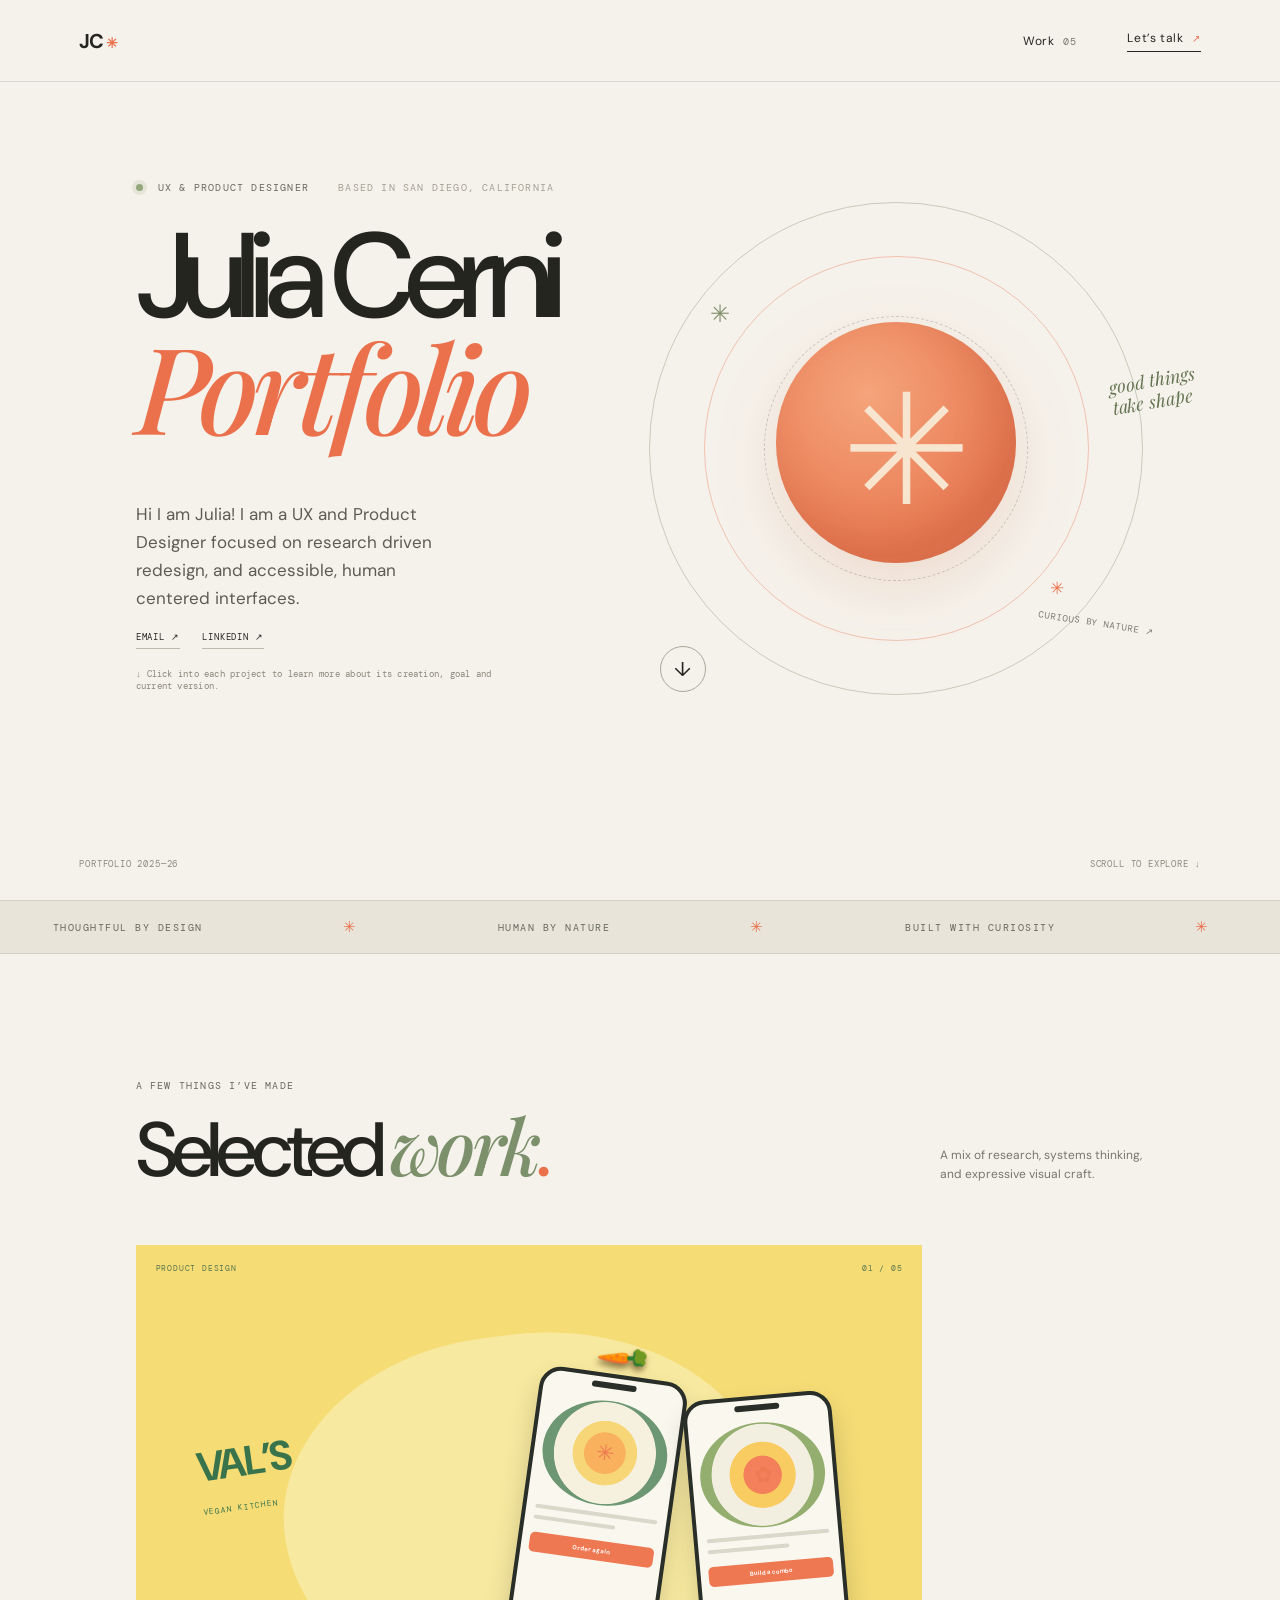
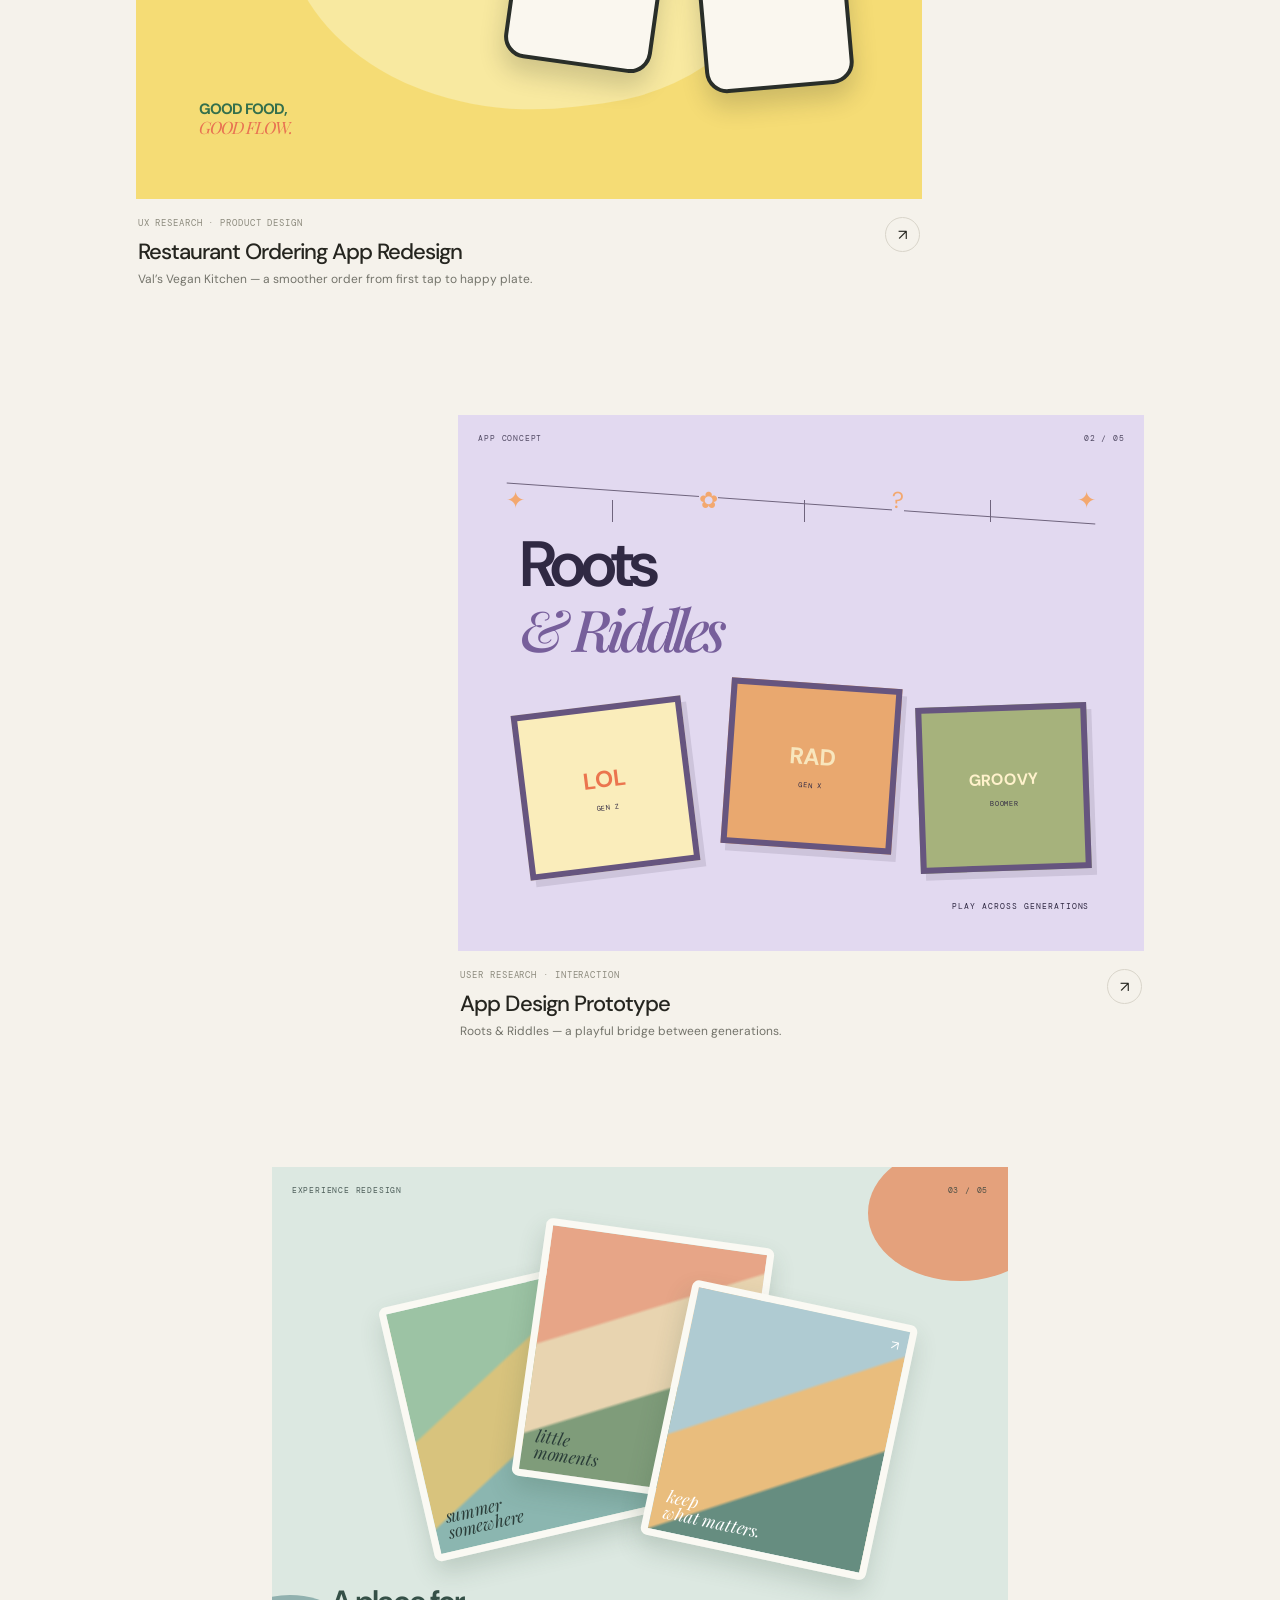
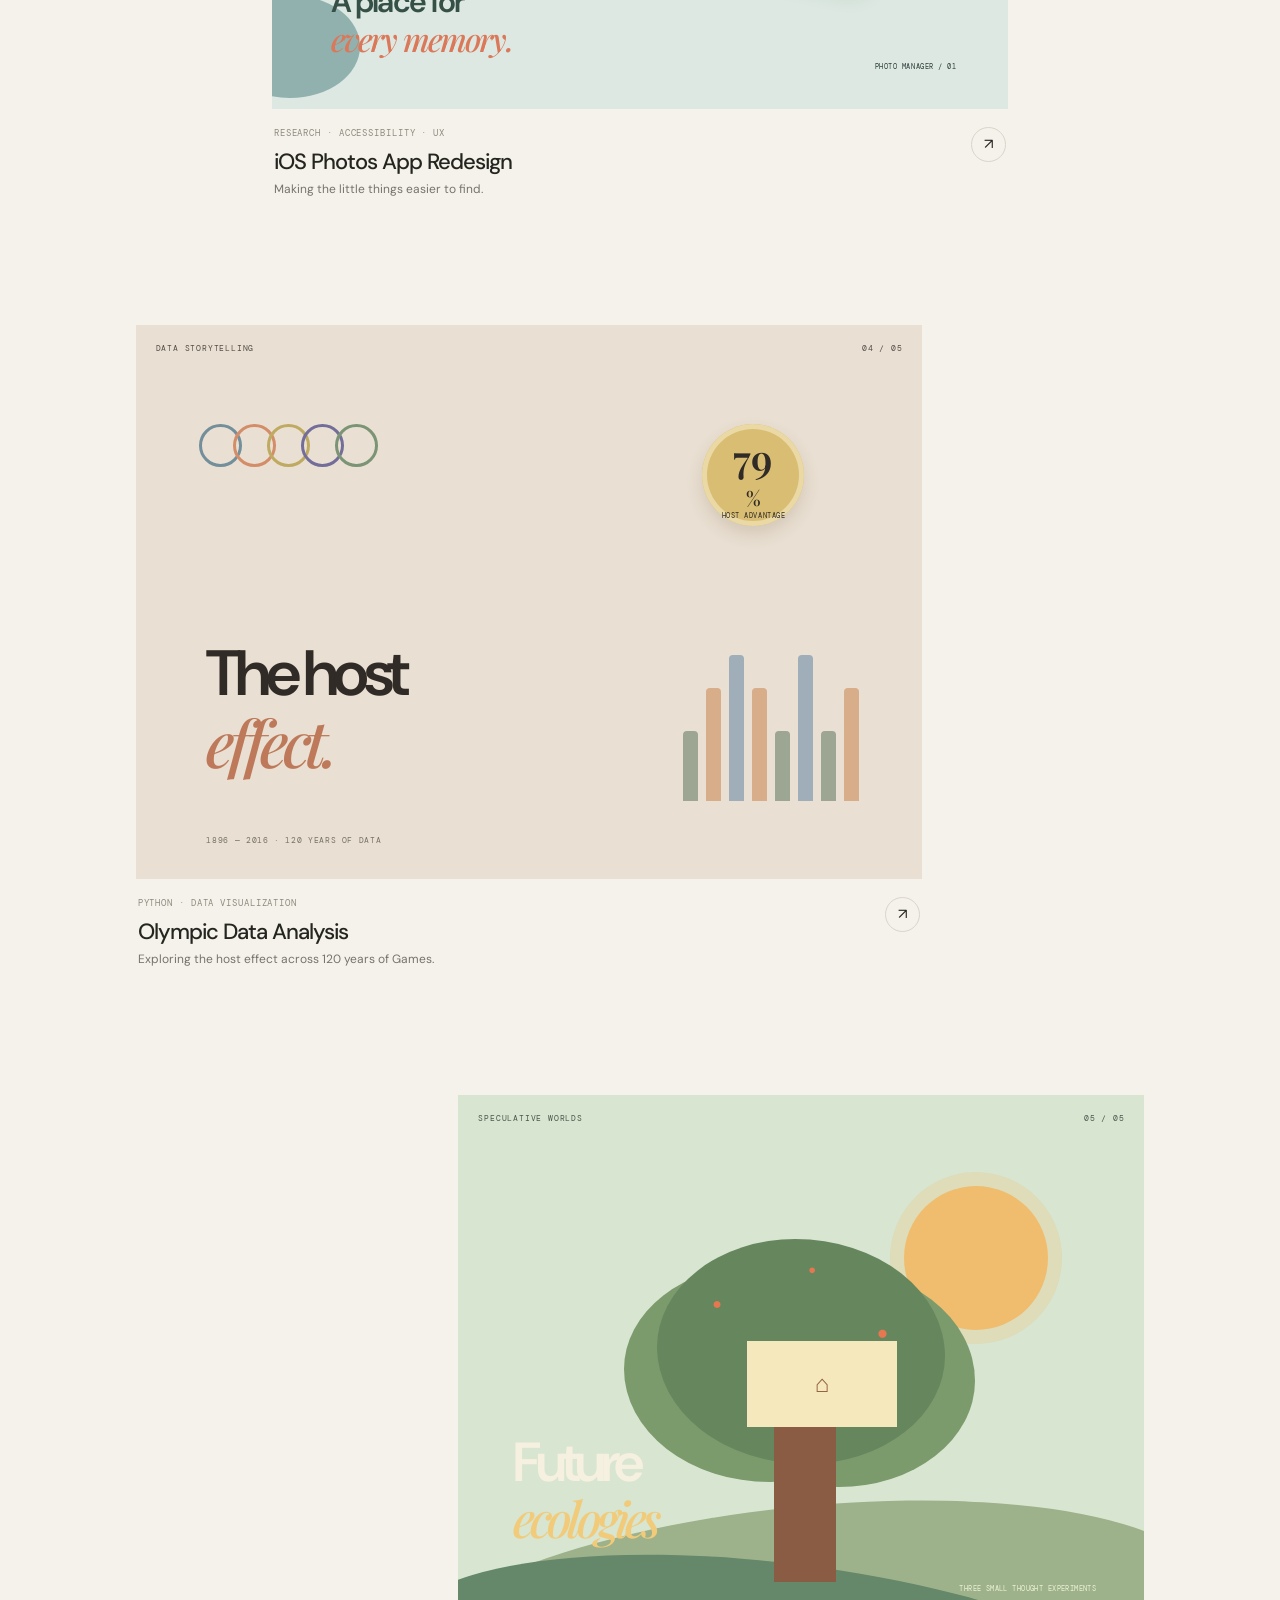
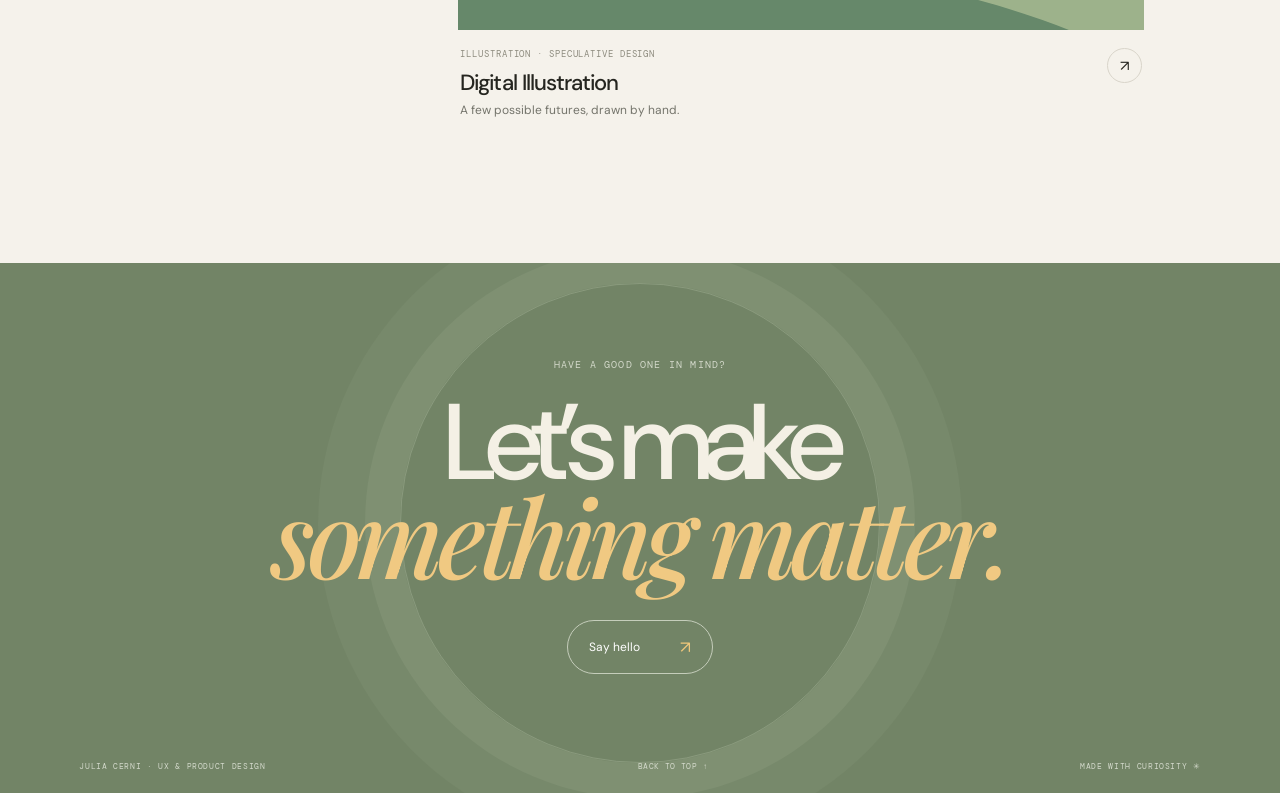
<file: index.html>
<!doctype html>
<html lang="en">
  <head>
    <meta charset="UTF-8" />
    <meta name="viewport" content="width=device-width, initial-scale=1.0" />
    <meta name="theme-color" content="#f5f2eb" />
    <meta name="description" content="Julia Cerni is a UX and product designer making thoughtful, human-centered digital experiences." />
    <title>Julia Cerni — UX & Product Designer</title>
    <link rel="preconnect" href="https://fonts.googleapis.com" />
    <link rel="preconnect" href="https://fonts.gstatic.com" crossorigin />
    <link href="https://fonts.googleapis.com/css2?family=DM+Mono:wght@400;500&family=DM+Sans:wght@400;500;600;700&family=Playfair+Display:ital,wght@0,500;0,600;1,500;1,600&display=swap" rel="stylesheet" />
    <link rel="stylesheet" href="styles.css" />
  </head>
  <body>
    <div class="site-shell">
      <!-- EDIT: Your initials, navigation labels, and links -->
      <header class="topbar">
        <a class="wordmark" href="#top" aria-label="Julia Cerni home">JC<span>✳</span></a>
        <nav class="main-nav" aria-label="Main navigation">
          <a href="#work">Work <span>05</span></a>
          <a class="nav-contact" href="mailto:jcerni@ucsd.edu?subject=Hello%20Julia">Let’s talk <span>↗</span></a>
        </nav>
      </header>

      <main id="top">
        <!-- EDIT: Intro headline and short bio -->
        <section class="hero" aria-labelledby="hero-title">
          <div class="hero-copy reveal">
            <p class="eyebrow"><span class="status-dot"></span> UX & PRODUCT DESIGNER <span class="eyebrow-place">BASED IN SAN DIEGO, CALIFORNIA</span></p>
            <h1 id="hero-title">Julia Cerni<br /><em>Portfolio</em></h1>
            <div class="hero-bottom">
              <div class="hero-intro-wrap">
                <p class="hero-intro">Hi I am Julia! I am a UX and Product Designer focused on research driven redesign, and accessible, human centered interfaces.</p>
                <div class="hero-contact-links"><a id="hero-email" href="mailto:jcerni@ucsd.edu">EMAIL ↗</a><a id="hero-linkedin" href="https://www.linkedin.com/in/julia-cerni/" target="_blank" rel="noreferrer">LINKEDIN ↗</a></div>
                <p class="hero-hint">↓ Click into each project to learn more about its creation, goal and current version.</p>
              </div>
              <a class="round-link" href="#work" aria-label="Scroll to selected work">↓</a>
            </div>
          </div>
          <div class="hero-art" aria-hidden="true">
            <div class="hero-orbit orbit-one"></div>
            <div class="hero-orbit orbit-two"></div>
            <div class="hero-orbit orbit-three"></div>
            <div class="hero-sun"></div>
            <div class="hero-asterisk">✳</div>
            <div class="hero-note note-one">good things<br />take shape</div>
            <div class="hero-note note-two">CURIOUS BY NATURE ↗</div>
            <div class="hero-spark spark-one">✳</div>
            <div class="hero-spark spark-two">✳</div>
          </div>
          <div class="hero-index"><span>PORTFOLIO 2025—26</span><span>SCROLL TO EXPLORE ↓</span></div>
        </section>

        <div class="ticker" aria-label="Thoughtful by design, human by nature">
          <div class="ticker-track"><span>THOUGHTFUL BY DESIGN</span><i>✳</i><span>HUMAN BY NATURE</span><i>✳</i><span>BUILT WITH CURIOSITY</span><i>✳</i><span>THOUGHTFUL BY DESIGN</span><i>✳</i><span>HUMAN BY NATURE</span><i>✳</i><span>BUILT WITH CURIOSITY</span><i>✳</i></div>
        </div>

        <!-- EDIT: Project titles and card captions. Project detail copy lives in script.js. -->
        <section class="work-section section-pad" id="work">
          <div class="section-heading reveal">
            <div><p class="eyebrow">A FEW THINGS I’VE MADE</p><h2>Selected <em>work</em><span class="heading-period">.</span></h2></div>
            <p class="section-aside">A mix of research, systems thinking,<br />and expressive visual craft.</p>
          </div>
          <div class="project-grid">
            <article class="project-card reveal" data-project="restaurant" tabindex="0" role="button" aria-label="Open Val’s Vegan Kitchen case study">
              <div class="cover cover-restaurant">
                <video class="cover-preview-video" muted loop playsinline preload="none" aria-hidden="true" tabindex="-1"><source src="original-projects/Restaurant%20Ordering%20App%20Redesign/portfolio-video-vals.mp4" type="video/mp4"></video>
                <div class="cover-topline"><span>PRODUCT DESIGN</span><span>01 / 05</span></div>
                <div class="kitchen-stamp">VAL’S<br /><small>VEGAN KITCHEN</small></div>
                <div class="phone phone-a"><div class="phone-notch"></div><div class="food-dish"><span>✳</span></div><i></i><i></i><b>Order again</b></div>
                <div class="phone phone-b"><div class="phone-notch"></div><div class="food-dish dish-two"><span>✿</span></div><i></i><i></i><b>Build a combo</b></div>
                <div class="carrot">🥕</div>
                <div class="cover-caption">GOOD FOOD,<br /><em>GOOD FLOW.</em></div>
              </div>
              <div class="project-meta"><div><p class="project-kind">UX RESEARCH · PRODUCT DESIGN</p><h3>Restaurant Ordering App Redesign</h3><p class="project-subtitle">Val’s Vegan Kitchen — a smoother order from first tap to happy plate.</p></div><span class="project-arrow">↗</span></div>
            </article>

            <article class="project-card reveal" data-project="roots" tabindex="0" role="button" aria-label="Open Roots and Riddles case study">
              <div class="cover cover-roots">
                <video class="cover-preview-video" muted loop playsinline preload="none" aria-hidden="true" tabindex="-1"><source src="original-projects/App%20Design%20Prototype/prototype-walkthrough.mp4" type="video/mp4"></video>
                <div class="cover-topline"><span>APP CONCEPT</span><span>02 / 05</span></div>
                <div class="roots-title">Roots<br /><em>& Riddles</em></div>
                <div class="string-lights"><i>✦</i><b></b><i>✿</i><b></b><i>?</i><b></b><i>✦</i></div>
                <div class="frame frame-one"><span>LOL</span><small>GEN Z</small></div>
                <div class="frame frame-two"><span>RAD</span><small>GEN X</small></div>
                <div class="frame frame-three"><span>GROOVY</span><small>BOOMER</small></div>
                <p class="roots-foot">PLAY ACROSS GENERATIONS</p>
              </div>
              <div class="project-meta"><div><p class="project-kind">USER RESEARCH · INTERACTION</p><h3>App Design Prototype</h3><p class="project-subtitle">Roots & Riddles — a playful bridge between generations.</p></div><span class="project-arrow">↗</span></div>
            </article>

            <article class="project-card reveal" data-project="photos" tabindex="0" role="button" aria-label="Open iOS Photos redesign case study">
              <div class="cover cover-photos">
                <div class="cover-topline"><span>EXPERIENCE REDESIGN</span><span>03 / 05</span></div>
                <div class="photo-stack"><div class="photo-tile tile-back"><span>summer<br />somewhere</span></div><div class="photo-tile tile-mid"><span>little<br />moments</span></div><div class="photo-tile tile-front"><span>keep<br />what matters.</span><b>↗</b></div></div>
                <div class="photo-orb orb-peach"></div><div class="photo-orb orb-blue"></div>
                <div class="photos-title">A place for<br /><em>every memory.</em></div>
                <div class="photos-label">PHOTO MANAGER / 01</div>
              </div>
              <div class="project-meta"><div><p class="project-kind">RESEARCH · ACCESSIBILITY · UX</p><h3>iOS Photos App Redesign</h3><p class="project-subtitle">Making the little things easier to find.</p></div><span class="project-arrow">↗</span></div>
            </article>

            <article class="project-card reveal" data-project="olympics" tabindex="0" role="button" aria-label="Open Olympic Data Analysis case study">
              <div class="cover cover-olympics">
                <div class="cover-topline"><span>DATA STORYTELLING</span><span>04 / 05</span></div>
                <div class="olympic-rings"><i></i><i></i><i></i><i></i><i></i></div>
                <div class="medal med-gold">79<span>%</span><small>HOST ADVANTAGE</small></div>
                <div class="chart-bars"><i></i><i></i><i></i><i></i><i></i><i></i><i></i><i></i></div>
                <div class="olympics-title">The host<br /><em>effect.</em></div>
                <div class="olympics-foot">1896 — 2016 · 120 YEARS OF DATA</div>
              </div>
              <div class="project-meta"><div><p class="project-kind">PYTHON · DATA VISUALIZATION</p><h3>Olympic Data Analysis</h3><p class="project-subtitle">Exploring the host effect across 120 years of Games.</p></div><span class="project-arrow">↗</span></div>
            </article>

            <article class="project-card reveal" data-project="illustration" tabindex="0" role="button" aria-label="Open digital illustration case study">
              <div class="cover cover-illustration">
                <div class="cover-topline"><span>SPECULATIVE WORLDS</span><span>05 / 05</span></div>
                <div class="fruit-sun"></div><div class="fruit-tree"><div class="tree-top"></div><div class="tree-trunk"></div><div class="tree-house">⌂</div><i class="fruit fruit-one">●</i><i class="fruit fruit-two">●</i><i class="fruit fruit-three">●</i></div>
                <div class="hill hill-back"></div><div class="hill hill-front"></div>
                <div class="illustration-title">Future<br /><em>ecologies</em></div>
                <div class="illustration-foot">THREE SMALL THOUGHT EXPERIMENTS</div>
              </div>
              <div class="project-meta"><div><p class="project-kind">ILLUSTRATION · SPECULATIVE DESIGN</p><h3>Digital Illustration</h3><p class="project-subtitle">A few possible futures, drawn by hand.</p></div><span class="project-arrow">↗</span></div>
            </article>
          </div>
        </section>

        <!-- EDIT: Contact invitation and footer -->
        <section class="contact-section" id="contact">
          <div class="contact-orbit" aria-hidden="true"></div>
          <p class="eyebrow">HAVE A GOOD ONE IN MIND?</p>
          <h2>Let’s make<br /><em>something matter.</em></h2>
          <a href="mailto:jcerni@ucsd.edu?subject=Hello%20Julia" class="contact-button">Say hello <span>↗</span></a>
          <div class="contact-bottom"><span>JULIA CERNI · UX & PRODUCT DESIGN</span><a href="#top">BACK TO TOP ↑</a><span>MADE WITH CURIOSITY ✳</span></div>
        </section>
      </main>
    </div>

    <dialog class="project-dialog" aria-labelledby="dialog-title">
      <button class="dialog-close" aria-label="Close project details">×</button>
      <iframe class="project-frame" title="Project case study" loading="lazy"></iframe>
    </dialog>
    <script src="script.js"></script>
  </body>
</html>
</file>
<file: styles.css>
/* QUICK THEME EDITS: start here to change the palette or type. */
:root {
  --paper:#f5f2eb;
  --ink:#25251f;
  --muted:#77776d;
  --line:#d9d5ca;
  --orange:#eb714d;
  --green:#7c906b;
  --serif:'Playfair Display',Georgia,serif;
  --sans:'DM Sans',Arial,sans-serif;
  --mono:'DM Mono',monospace
}
* {
  box-sizing:border-box
}
html {
  scroll-behavior:smooth
}
body {
  margin:0;
  background:var(--paper);
  color:var(--ink);
  font-family:var(--sans);
  -webkit-font-smoothing:antialiased
}
.site-shell {
  overflow:hidden
}
.topbar {
  height:82px;
  padding:0 6.2vw;
  display:flex;
  align-items:center;
  justify-content:space-between;
  border-bottom:1px solid rgba(37,37,31,.13);
  position:relative;
  z-index:3
}
.wordmark {
  font-weight:700;
  font-size:20px;
  letter-spacing:-1px;
  text-decoration:none;
  color:var(--ink)
}
.wordmark span {
  color:var(--orange);
  font-size:14px;
  margin-left:3px
}
.main-nav {
  display:flex;
  align-items:center;
  gap:clamp(24px,4vw,62px)
}
.main-nav a,.contact-bottom a {
  font-size:12px;
  letter-spacing:.05em;
  text-decoration:none;
  color:var(--ink)
}
.main-nav a span {
  color:var(--muted);
  font:10px var(--mono);
  margin-left:5px
}
.main-nav .nav-contact {
  border-bottom:1px solid var(--ink);
  padding-bottom:5px
}
.nav-contact span {
  color:var(--orange)!important
}
.hero {
  min-height:660px;
  height:min(840px,calc(100vh - 82px));
  position:relative;
  padding:11vh 10.6vw 0;
  display:flex;
  align-items:flex-start
}
.hero-copy {
  z-index:1;
  position:relative
}
.eyebrow {
  font:10px var(--mono);
  letter-spacing:.12em;
  color:#68685e;
  margin:0 0 28px
}
.status-dot {
  display:inline-block;
  width:7px;
  height:7px;
  border-radius:50%;
  background:#94a77c;
  margin-right:8px;
  box-shadow:0 0 0 4px rgba(148,167,124,.18)
}
.eyebrow-place {
  margin-left:22px;
  color:#a4a094
}
.hero h1 {
  font-size:clamp(68px,9.4vw,142px);
  line-height:.91;
  letter-spacing:-.085em;
  font-weight:500;
  margin:0;
  position:relative;
  z-index:1
}
.hero h1 em,.section-heading h2 em,.about-content h2 em,.contact-section h2 em {
  font-family:var(--serif);
  font-weight:500;
  letter-spacing:-.06em
}
.hero h1 em {
  color:var(--orange)
}
.hero-bottom {
  display:flex;
  align-items:flex-end;
  justify-content:space-between;
  width:min(570px,53vw);
  margin-top:50px
}
.hero-intro {
  font-size:17px;
  line-height:1.65;
  color:#5c5c53;
  max-width:335px;
  margin:0
}
.hero-intro-wrap {
  max-width:370px
}
.hero-contact-links {
  display:flex;
  gap:22px;
  margin-top:19px
}
.hero-contact-links a {
  color:var(--ink);
  text-decoration:none;
  font:9px var(--mono);
  letter-spacing:.1em;
  border-bottom:1px solid #bdb9ad;
  padding-bottom:5px
}
.hero-contact-links a:hover {
  color:var(--orange);
  border-color:var(--orange)
}
.hero-hint {
  margin:19px 0 0;
  color:#8a877b;
  font:9px var(--mono);
  letter-spacing:.025em
}
.round-link {
  border:1px solid #aaa69a;
  width:46px;
  height:46px;
  border-radius:50%;
  display:grid;
  place-items:center;
  text-decoration:none;
  color:var(--ink);
  font-size:20px;
  transition:background .25s,color .25s,transform .25s
}
.round-link:hover {
  background:var(--ink);
  color:var(--paper);
  transform:translateY(3px)
}
.hero-art {
  position:absolute;
  right:6.5vw;
  top:8%;
  width:min(47vw,650px);
  aspect-ratio:1;
  pointer-events:none
}
.hero-orbit {
  position:absolute;
  border:1px solid rgba(127,140,109,.38);
  border-radius:50%;
  inset:9%;
  animation:orbit-turn 42s linear infinite
}
.orbit-two {
  inset:18%;
  border-color:rgba(235,113,77,.38);
  animation-duration:34s;
  animation-direction:reverse
}
.orbit-three {
  inset:28%;
  border-style:dashed;
  border-color:rgba(37,37,31,.21);
  animation-duration:56s
}
.hero-sun {
  position:absolute;
  width:40%;
  height:40%;
  top:29%;
  left:30%;
  border-radius:50%;
  background:radial-gradient(circle at 38% 30%,#f5a47b,#e87952 70%);
  box-shadow:inset -18px -22px 42px rgba(150,63,40,.18),0 22px 65px rgba(214,127,91,.2);
  animation:breathe 6s ease-in-out infinite
}
.hero-asterisk {
  position:absolute;
  top:38%;
  left:41%;
  font-size:clamp(80px,12vw,170px);
  color:#f8e5cf;
  font-family:Georgia,serif;
  line-height:1;
  animation:slow-turn 24s linear infinite
}
.hero-note {
  position:absolute;
  font:italic 18px var(--serif);
  line-height:1.15;
  color:#657451;
  transform:rotate(-10deg)
}
.note-one {
  right:0;
  top:37%
}
.note-two {
  right:7%;
  bottom:20%;
  font:9px var(--mono);
  letter-spacing:.11em;
  color:#77776d;
  transform:rotate(9deg)
}
.hero-spark {
  position:absolute;
  color:#83926f
}
.spark-one {
  left:19%;
  top:25%;
  font-size:24px
}
.spark-two {
  right:22%;
  bottom:25%;
  color:var(--orange);
  font-size:17px
}
.hero-index {
  position:absolute;
  left:6.2vw;
  right:6.2vw;
  bottom:30px;
  display:flex;
  justify-content:space-between;
  color:#8c897e;
  font:9px var(--mono);
  letter-spacing:.09em
}
.ticker {
  overflow:hidden;
  background:#e8e4da;
  padding:16px 0;
  border-block:1px solid rgba(37,37,31,.1)
}
.ticker-track {
  display:flex;
  align-items:center;
  justify-content:space-around;
  gap:35px;
  white-space:nowrap;
  animation:ticker-move 36s linear infinite;
  width:max-content;
  min-width:200%;
  font:10px var(--mono);
  letter-spacing:.15em;
  color:#67675e
}
.ticker-track i {
  font-style:normal;
  color:var(--orange);
  font-size:15px
}
.section-pad {
  padding:125px 10.6vw
}
.work-section {
  padding-bottom:145px
}
.section-heading {
  display:flex;
  justify-content:space-between;
  align-items:flex-end;
  margin-bottom:57px
}
.section-heading .eyebrow {
  margin-bottom:15px
}
.section-heading h2,.about-content h2 {
  font-size:clamp(43px,6vw,78px);
  line-height:.98;
  letter-spacing:-.075em;
  font-weight:500;
  margin:0
}
.section-heading h2 em {
  color:var(--green)
}
.heading-period {
  color:var(--orange)
}
.section-aside {
  font-size:12px;
  color:#77776d;
  line-height:1.6;
  margin:0 2px 4px 0
}
.project-grid {
  display:flex;
  flex-direction:column;
  gap:clamp(70px,10vw,138px)
}
.project-card {
  min-width:0;
  outline:none;
  cursor:pointer
}
.project-card:nth-child(3n + 1) {
  align-self:flex-start;
  width:min(78%,900px)
}
.project-card:nth-child(3n + 2) {
  align-self:flex-end;
  width:min(68%,790px)
}
.project-card:nth-child(3n) {
  align-self:center;
  width:min(73%,850px)
}
.project-card:focus-visible .cover {
  outline:2px solid var(--orange);
  outline-offset:5px
}
.cover {
  height:auto;
  aspect-ratio:1.32;
  position:relative;
  overflow:hidden;
  isolation:isolate;
  transition:transform .45s cubic-bezier(.2,.7,.2,1);
  transform:translateZ(0)
}
.cover-preview-video {
  position:absolute;
  z-index:4;
  inset:0;
  display:block;
  width:100%;
  height:100%;
  object-fit:cover;
  object-position:center;
  background:#111;
  opacity:0;
  pointer-events:none;
  transition:opacity .3s ease
}
.cover.previewing .cover-preview-video { opacity:1 }
.project-card:hover .cover {
  transform:translateY(-5px)
}
.project-card:nth-child(3n + 1) .cover { aspect-ratio:1.42 }
.project-card:nth-child(3n + 2) .cover { aspect-ratio:1.28 }
.project-card:nth-child(3n) .cover { aspect-ratio:1.36 }
.cover-topline {
  position:absolute;
  top:18px;
  left:20px;
  right:20px;
  display:flex;
  justify-content:space-between;
  font:8px var(--mono);
  letter-spacing:.1em;
  z-index:2;
  opacity:.8
}
.project-meta {
  display:flex;
  justify-content:space-between;
  align-items:flex-start;
  padding:18px 2px 0
}
.project-kind {
  font:9px var(--mono);
  letter-spacing:.1em;
  color:#8d8b7e;
  margin:0 0 8px
}
.project-meta h3 {
  font-size:22px;
  font-weight:500;
  letter-spacing:-.045em;
  margin:0 0 5px
}
.project-subtitle {
  font-size:12px;
  color:#74746b;
  margin:0
}
.project-arrow {
  width:35px;
  height:35px;
  border:1px solid var(--line);
  border-radius:50%;
  display:grid;
  place-items:center;
  font-size:15px;
  transition:background .25s,color .25s,transform .25s
}
.project-card:hover .project-arrow {
  background:var(--ink);
  color:white;
  transform:rotate(45deg)
}

/* Bespoke vector cover art */
/* PROJECT COVER ART: each cover is drawn with simple CSS shapes and type. */
.cover-restaurant {
  background:#f5dc75;
  color:#315c46
}
.cover-restaurant:before {
  content:"";
  position:absolute;
  width:62%;
  height:68%;
  background:#f8e9a0;
  border-radius:48% 52% 42% 58%;
  left:19%;
  top:16%;
  transform:rotate(-7deg)
}
.kitchen-stamp {
  position:absolute;
  left:8%;
  top:36%;
  z-index:1;
  font:700 clamp(21px,3.2vw,46px) var(--sans);
  line-height:.82;
  letter-spacing:-.06em;
  transform:rotate(-8deg);
  color:#38734c
}
.kitchen-stamp small {
  font:8px var(--mono);
  letter-spacing:.1em
}
.phone {
  position:absolute;
  width:19%;
  height:53%;
  background:#faf7ef;
  border:4px solid #292e29;
  border-radius:22px;
  top:23%;
  box-shadow:0 14px 24px rgba(46,51,39,.2);
  padding:16px 8px 8px;
  z-index:2
}
.phone-a {
  right:32%;
  transform:rotate(8deg)
}
.phone-b {
  right:10%;
  top:27%;
  transform:rotate(-5deg)
}
.phone-notch {
  position:absolute;
  width:32%;
  height:6px;
  background:#292e29;
  border-radius:8px;
  top:5px;
  left:34%
}
.food-dish {
  height:40%;
  margin-top:7px;
  border-radius:50%;
  background:radial-gradient(circle,#f9b15d 0 25%,#f7d677 26% 39%,#f6f1de 40% 62%,#6d9672 63%);
  display:grid;
  place-items:center;
  color:#ef7952;
  font-size:22px
}
.dish-two {
  background:radial-gradient(circle,#f4805b 0 23%,#f9cc61 24% 40%,#f2efe0 41% 62%,#94ae70 63%)
}
.phone i {
  display:block;
  background:#d9d8cb;
  height:4px;
  border-radius:5px;
  margin:7px 1px
}
.phone i:nth-of-type(2) {
  width:65%
}
.phone b {
  display:block;
  margin-top:13px;
  background:#ee7852;
  border-radius:5px;
  color:white;
  text-align:center;
  font-size:6px;
  padding:6px 2px
}
.carrot {
  position:absolute;
  z-index:3;
  top:16%;
  right:35%;
  font-size:36px;
  transform:rotate(42deg);
  filter:drop-shadow(2px 4px 3px #8a7442)
}
.cover-caption {
  position:absolute;
  left:8%;
  bottom:11%;
  font:700 15px var(--sans);
  line-height:.91;
  letter-spacing:-.06em;
  z-index:2;
  color:#346f4c
}
.cover-caption em {
  font:italic 17px var(--serif);
  color:#e87252
}

.cover-roots {
  background:#e2d9f0;
  color:#302943
}
.roots-title {
  position:absolute;
  top:23%;
  left:9%;
  font-size:clamp(32px,5vw,65px);
  line-height:.8;
  letter-spacing:-.08em;
  font-weight:600;
  z-index:2
}
.roots-title em {
  font:italic 500 .9em var(--serif);
  color:#775f9b
}
.string-lights {
  position:absolute;
  top:13%;
  left:7%;
  right:7%;
  display:flex;
  justify-content:space-between;
  align-items:flex-start;
  color:#f3a86f;
  font-size:23px
}
.string-lights:before {
  content:"";
  position:absolute;
  border-top:1px solid #6f647d;
  width:100%;
  top:18px;
  transform:rotate(4deg)
}
.string-lights i {
  z-index:1;
  font-style:normal;
  background:#e2d9f0
}
.string-lights b {
  width:1px;
  height:22px;
  background:#6f647d;
  margin-top:15px
}
.frame {
  position:absolute;
  bottom:15%;
  width:25%;
  height:31%;
  background:#faedbb;
  border:6px solid #66557f;
  box-shadow:5px 7px 0 rgba(55,43,69,.12);
  display:flex;
  flex-direction:column;
  align-items:center;
  justify-content:center;
  transform:rotate(-7deg)
}
.frame span {
  font:700 23px var(--sans);
  color:#eb754e
}
.frame small {
  font:7px var(--mono);
  margin-top:9px;
  letter-spacing:.1em
}
.frame-one {
  left:9%
}
.frame-two {
  left:39%;
  bottom:19%;
  transform:rotate(4deg);
  background:#e9a86f
}
.frame-two span {
  color:#f8e6bd
}
.frame-three {
  right:8%;
  transform:rotate(-2deg);
  background:#a6b27c
}
.frame-three span {
  font-size:16px;
  color:#fff2cc
}
.roots-foot {
  position:absolute;
  bottom:6%;
  right:8%;
  font:8px var(--mono);
  letter-spacing:.12em
}

.cover-photos {
  background:#dce8e1;
  color:#2b3d39
}
.photo-stack {
  position:absolute;
  inset:12% 10% 14%;
  
}
.photo-tile {
  position:absolute;
  width:39%;
  height:65%;
  border:7px solid #faf9f3;
  border-radius:7px;
  box-shadow:0 12px 25px #324e3d30;
  display:flex;
  align-items:flex-end;
  padding:12px;
  font:italic 17px var(--serif);
  line-height:.95
}
.tile-back {
  left:10%;
  top:12%;
  transform:rotate(-13deg);
  background:linear-gradient(150deg,#9cc3a4 0 35%,#d8c37d 36% 59%,#8bb6b0 60%)
}
.tile-mid {
  left:31%;
  top:0;
  transform:rotate(8deg);
  background:linear-gradient(155deg,#e7a587 0 34%,#e8d4b0 35% 60%,#7f9c7a 61%)
}
.tile-front {
  right:7%;
  top:17%;
  transform:rotate(12deg);
  background:linear-gradient(150deg,#afcbd2 0 40%,#e9bd7d 41% 66%,#668d80 67%);
  color:#fff
}
.tile-front b {
  position:absolute;
  right:8px;
  top:8px;
  font:13px var(--sans)
}
.photos-title {
  position:absolute;
  bottom:9%;
  left:8%;
  font:600 clamp(17px,2.4vw,31px) var(--sans);
  line-height:.9;
  letter-spacing:-.06em;
  color:#355047
}
.photos-title em {
  font:italic 500 1.06em var(--serif);
  color:#db7859
}
.photos-label {
  position:absolute;
  right:7%;
  bottom:7%;
  font:7px var(--mono);
  letter-spacing:.08em
}
.photo-orb {
  position:absolute;
  border-radius:50%;
  z-index:-1
}
.orb-peach {
  width:25%;
  height:25%;
  right:-6%;
  top:-4%;
  background:#e4a17c
}
.orb-blue {
  width:19%;
  height:19%;
  left:-7%;
  bottom:2%;
  background:#91b1af
}

.cover-olympics {
  background:#e9dfd2;
  color:#302b26
}
.olympic-rings {
  position:absolute;
  top:18%;
  left:8%;
  display:flex
}
.olympic-rings i {
  display:block;
  width:43px;
  height:43px;
  border:3px solid #738f9b;
  border-radius:50%;
  margin-right:-9px
}
.olympic-rings i:nth-child(2) {
  border-color:#d48d69
}
.olympic-rings i:nth-child(3) {
  border-color:#bfaa62
}
.olympic-rings i:nth-child(4) {
  border-color:#736d9a
}
.olympic-rings i:nth-child(5) {
  border-color:#7b9475
}
.medal {
  position:absolute;
  right:15%;
  top:18%;
  width:102px;
  height:102px;
  border-radius:50%;
  background:#d8bd72;
  display:grid;
  place-content:center;
  text-align:center;
  font:600 40px var(--serif);
  box-shadow:inset 0 0 0 5px #ead9a5,0 8px 16px #7b674230;
  z-index:2
}
.medal span {
  font-size:20px
}
.medal small {
  font:7px var(--mono);
  letter-spacing:.08em
}
.chart-bars {
  position:absolute;
  bottom:14%;
  right:8%;
  height:30%;
  display:flex;
  align-items:end;
  gap:8px;
  opacity:.72
}
.chart-bars i {
  width:15px;
  background:#80917b;
  border-radius:4px 4px 0 0;
  height:42%
}
.chart-bars i:nth-child(2n) {
  height:68%;
  background:#d29a6d
}
.chart-bars i:nth-child(3n) {
  height:88%;
  background:#839caf
}
.olympics-title {
  position:absolute;
  left:9%;
  bottom:17%;
  font-size:clamp(34px,5vw,66px);
  font-weight:600;
  line-height:.79;
  letter-spacing:-.085em;
  z-index:1
}
.olympics-title em {
  font:italic 500 1em var(--serif);
  color:#bd7959
}
.olympics-foot {
  position:absolute;
  bottom:6%;
  left:9%;
  font:8px var(--mono);
  letter-spacing:.08em;
  color:#777267
}

.cover-illustration {
  background:#d7e5d1;
  color:#29352c
}
.fruit-sun {
  position:absolute;
  width:21%;
  aspect-ratio:1;
  border-radius:50%;
  background:#f0bd6f;
  right:14%;
  top:17%;
  box-shadow:0 0 0 14px #e9c98755
}
.hill {
  position:absolute;
  width:120%;
  height:47%;
  border-radius:50% 50% 0 0;
  left:-10%;
  bottom:-16%
}
.hill-back {
  background:#9db28b;
  transform:rotate(-6deg);
  bottom:-24%
}
.hill-front {
  background:#66886a;
  transform:rotate(8deg);
  bottom:-35%
}
.tree-top {
  position:absolute;
  z-index:1;
  width:42%;
  height:42%;
  border-radius:48% 52% 48% 52%;
  background:#66875d;
  left:29%;
  top:27%;
  box-shadow:-37px 22px 0 -4px #7c9b6c,32px 25px 0 -2px #7c9b6c
}
.tree-trunk {
  position:absolute;
  z-index:2;
  background:#895c43;
  width:9%;
  height:33%;
  left:46%;
  top:58%;
  border-radius:12px 12px 0 0
}
.tree-house {
  position:absolute;
  z-index:3;
  left:42%;
  top:46%;
  width:22%;
  height:16%;
  display:grid;
  place-items:center;
  background:#f4e8bc;
  color:#945f42;
  font-size:24px
}
.fruit-tree {
  position:absolute;
  inset:0;
  z-index:2
}
.fruit {
  position:absolute;
  color:#e77751;
  font-style:normal;
  z-index:4
}
.fruit-one {
  left:37%;
  top:37%
}
.fruit-two {
  left:61%;
  top:42%;
  font-size:19px
}
.fruit-three {
  left:51%;
  top:31%;
  font-size:13px
}
.illustration-title {
  position:absolute;
  left:8%;
  bottom:15%;
  font-size:clamp(31px,4.5vw,55px);
  line-height:.76;
  font-weight:600;
  letter-spacing:-.09em;
  z-index:4;
  color:#f5f0df
}
.illustration-title em {
  font:italic 500 .9em var(--serif);
  color:#f1cb79
}
.illustration-foot {
  position:absolute;
  z-index:4;
  right:7%;
  bottom:7%;
  font:7px var(--mono);
  letter-spacing:.06em;
  color:#edf1d7
}

.about-section {
  background:#e9e6dc;
  display:grid;
  grid-template-columns:.6fr 2fr;
  gap:4vw;
  align-items:start;
  padding-top:130px;
  padding-bottom:135px
}
.about-mark {
  width:88px;
  height:88px;
  border:1px solid #b9b5a9;
  border-radius:50%;
  display:grid;
  place-items:center;
  font-size:48px;
  color:var(--orange);
  animation:slow-turn 30s linear infinite
}
.about-content .eyebrow {
  margin-bottom:20px
}
.about-content h2 {
  font-size:clamp(43px,6vw,76px)
}
.about-content h2 em {
  color:#718464
}
.about-bottom {
  display:flex;
  align-items:flex-end;
  justify-content:space-between;
  gap:32px;
  margin-top:32px
}
.about-bottom p {
  max-width:420px;
  color:#65655b;
  font-size:14px;
  line-height:1.7;
  margin:0
}
.text-link {
  font:9px var(--mono);
  letter-spacing:.1em;
  text-decoration:none;
  color:var(--ink);
  border-bottom:1px solid #a5a194;
  padding-bottom:7px;
  white-space:nowrap
}
.text-link span {
  color:var(--orange);
  margin-left:10px
}
.contact-section {
  min-height:530px;
  background:#728466;
  color:#f4f0e5;
  text-align:center;
  position:relative;
  padding:95px 7vw 25px;
  overflow:hidden
}
.contact-section .eyebrow {
  color:#d2d8c9;
  margin-bottom:26px;
  position:relative;
  z-index:1
}
.contact-section h2 {
  position:relative;
  z-index:1;
  font-size:clamp(57px,8.4vw,110px);
  font-weight:500;
  letter-spacing:-.085em;
  line-height:.85;
  margin:0 auto 32px
}
.contact-section h2 em {
  color:#f0c982
}
.contact-button {
  display:inline-flex;
  gap:40px;
  align-items:center;
  border:1px solid #c5cdbb;
  border-radius:40px;
  padding:15px 21px;
  color:white;
  text-decoration:none;
  font-size:12px;
  position:relative;
  z-index:1;
  transition:background .2s,color .2s
}
.contact-button:hover {
  background:#f4f0e5;
  color:#3b4b35
}
.contact-button span {
  font-size:17px;
  color:#efc77b
}
.contact-orbit {
  position:absolute;
  width:480px;
  height:480px;
  border:1px solid #c1cdb34d;
  border-radius:50%;
  left:50%;
  top:49%;
  transform:translate(-50%,-50%);
  box-shadow:0 0 0 35px #c1cdb31a,0 0 0 82px #c1cdb310
}
.contact-bottom {
  position:absolute;
  bottom:22px;
  left:6.2vw;
  right:6.2vw;
  display:flex;
  justify-content:space-between;
  font:8px var(--mono);
  letter-spacing:.08em;
  color:#d3d9cb
}
.contact-bottom a {
  color:#d3d9cb;
  font:inherit
}

.project-dialog {
  position:relative;
  width:min(1080px,94vw);
  height:92vh;
  max-height:92vh;
  overflow:hidden;
  border:0;
  padding:0;
  background:var(--paper);
  color:var(--ink);
  box-shadow:0 20px 80px #13130f55
}
.project-dialog::backdrop {
  background:rgba(28,30,25,.67);
  backdrop-filter:blur(4px)
}
.dialog-close {
  position:absolute;
  top:12px;
  right:12px;
  z-index:5;
  margin:0;
  border:0;
  width:36px;
  height:36px;
  border-radius:50%;
  background:#f5f2ebdd;
  color:var(--ink);
  font-size:23px;
  cursor:pointer
}
.project-frame {
  display:block;
  width:100%;
  height:100%;
  border:0;
  background:var(--paper)
}
.reveal {
  opacity:0;
  transform:translateY(20px);
  transition:opacity .7s ease,transform .7s cubic-bezier(.2,.7,.2,1)
}
.reveal.is-visible {
  opacity:1;
  transform:translateY(0)
}

@keyframes orbit-turn {
  to {
    transform:rotate(360deg)
  }
  
}
@keyframes slow-turn {
  to {
    transform:rotate(360deg)
  }
  
}
@keyframes breathe {
  0%,100% {
    transform:scale(.97)
  }
  50% {
    transform:scale(1.04)
  }
  
}
@keyframes ticker-move {
  to {
    transform:translateX(-50%)
  }
  
}

@media(max-width:780px) {
  .topbar {
    height:70px;
    padding-inline:6vw
  }
  .main-nav {
    gap:20px
  }
  .main-nav a {
    font-size:11px
  }
  .hero {
    height:auto;
    min-height:740px;
    padding:11vh 7vw 120px;
    align-items:flex-start
  }
  .hero h1 {
    font-size:clamp(64px,13vw,105px)
  }
  .hero-art {
    width:75vw;
    right:-12vw;
    top:32%;
    opacity:.85
  }
  .hero-bottom {
    width:min(520px,82vw);
    margin-top:35px;
    align-items:flex-end
  }
  .hero-intro {
    max-width:270px;
    font-size:15px
  }
  .hero-intro-wrap { max-width:300px }
  .hero-index {
    left:7vw;
    right:7vw
  }
  .section-pad {
    padding:88px 7vw
  }
  .section-heading {
    align-items:flex-start;
    flex-direction:column;
    gap:17px;
    margin-bottom:38px
  }
  .section-aside br {
    display:none
  }
  .project-grid {
    gap:64px
  }
  .project-card:nth-child(3n + 1) { width:88% }
  .project-card:nth-child(3n + 2) { width:78% }
  .project-card:nth-child(3n) { width:82% }
  .cover {
    aspect-ratio:1.1
  }
  .project-meta h3 {
    font-size:18px
  }
  .project-subtitle {
    font-size:11px
  }
  .cover-topline {
    top:13px;
    left:13px;
    right:13px;
    font-size:7px
  }
  .about-section {
    grid-template-columns:1fr;
    gap:26px;
    padding-block:88px
  }
  .about-mark {
    width:62px;
    height:62px;
    font-size:34px
  }
  .about-bottom {
    align-items:flex-start;
    flex-direction:column
  }
  .contact-section {
    min-height:485px;
    padding-top:105px
  }
  .contact-bottom {
    left:5vw;
    right:5vw;
    font-size:7px
  }
}

@media(max-width:520px) {
  .wordmark {
    font-size:18px
  }
  .main-nav {
    gap:13px
  }
  .main-nav a {
    font-size:10px
  }
  .nav-contact {
    display:none!important
  }
  .hero {
    min-height:690px;
    padding-top:88px
  }
  .hero .eyebrow {
    font-size:8px
  }
  .eyebrow-place {
    margin-left:10px
  }
  .hero h1 {
    font-size:clamp(58px,14vw,78px)
  }
  .hero-art {
    width:92vw;
    right:-28vw;
    top:36%
  }
  .hero-bottom {
    width:100%;
    margin-top:30px
  }
  .hero-intro {
    max-width:235px;
    font-size:14px
  }
  .hero-intro-wrap { max-width:270px }
  .round-link {
    width:39px;
    height:39px;
    flex:none
  }
  .hero-index {
    font-size:7px
  }
  .section-heading h2,.about-content h2 {
    font-size:48px
  }
  .project-grid {
    gap:48px
  }
  .project-card:nth-child(n) {
    align-self:stretch;
    width:100%
  }
  .cover {
    aspect-ratio:1.18
  }
  .project-meta h3 {
    font-size:21px
  }
  .project-subtitle {
    font-size:12px
  }
  .project-arrow {
    width:32px;
    height:32px
  }
  .cover-restaurant .kitchen-stamp {
    font-size:37px
  }
  .cover-roots .roots-title {
    font-size:56px
  }
  .cover-olympics .olympics-title {
    font-size:59px
  }
  .about-bottom p {
    font-size:13px
  }
  .contact-section h2 {
    font-size:56px
  }
  .contact-section {
    min-height:440px;
    padding-inline:6vw
  }
  .contact-bottom span:first-child {
    max-width:110px;
    text-align:left
  }
  .contact-bottom span:last-child {
    display:none
  }
  .contact-orbit {
    width:350px;
    height:350px
  }
}

@media(prefers-reduced-motion:reduce) {
  *,*::before,*::after {
    scroll-behavior:auto!important;
    animation-duration:.01ms!important;
    animation-iteration-count:1!important;
    transition-duration:.01ms!important
  }
  .reveal {
    opacity:1;
    transform:none
  }
  
}
</file>
